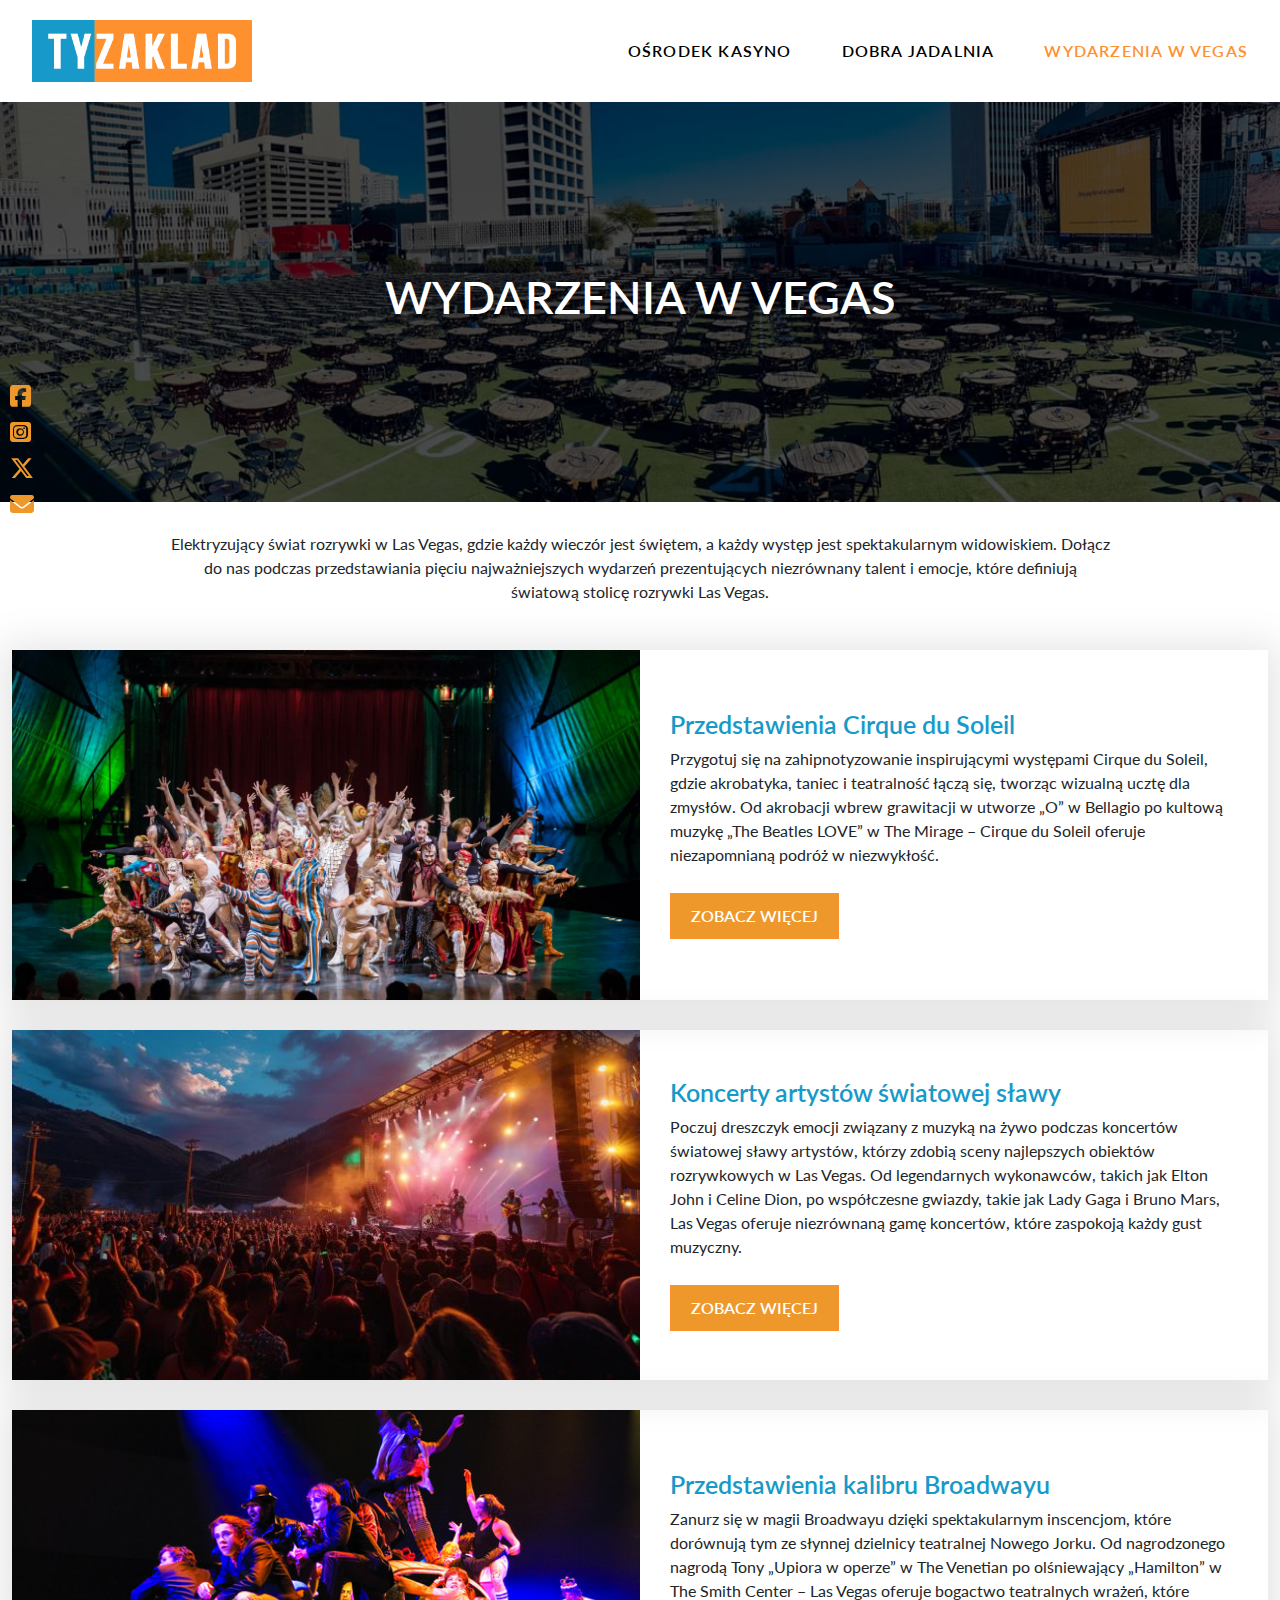
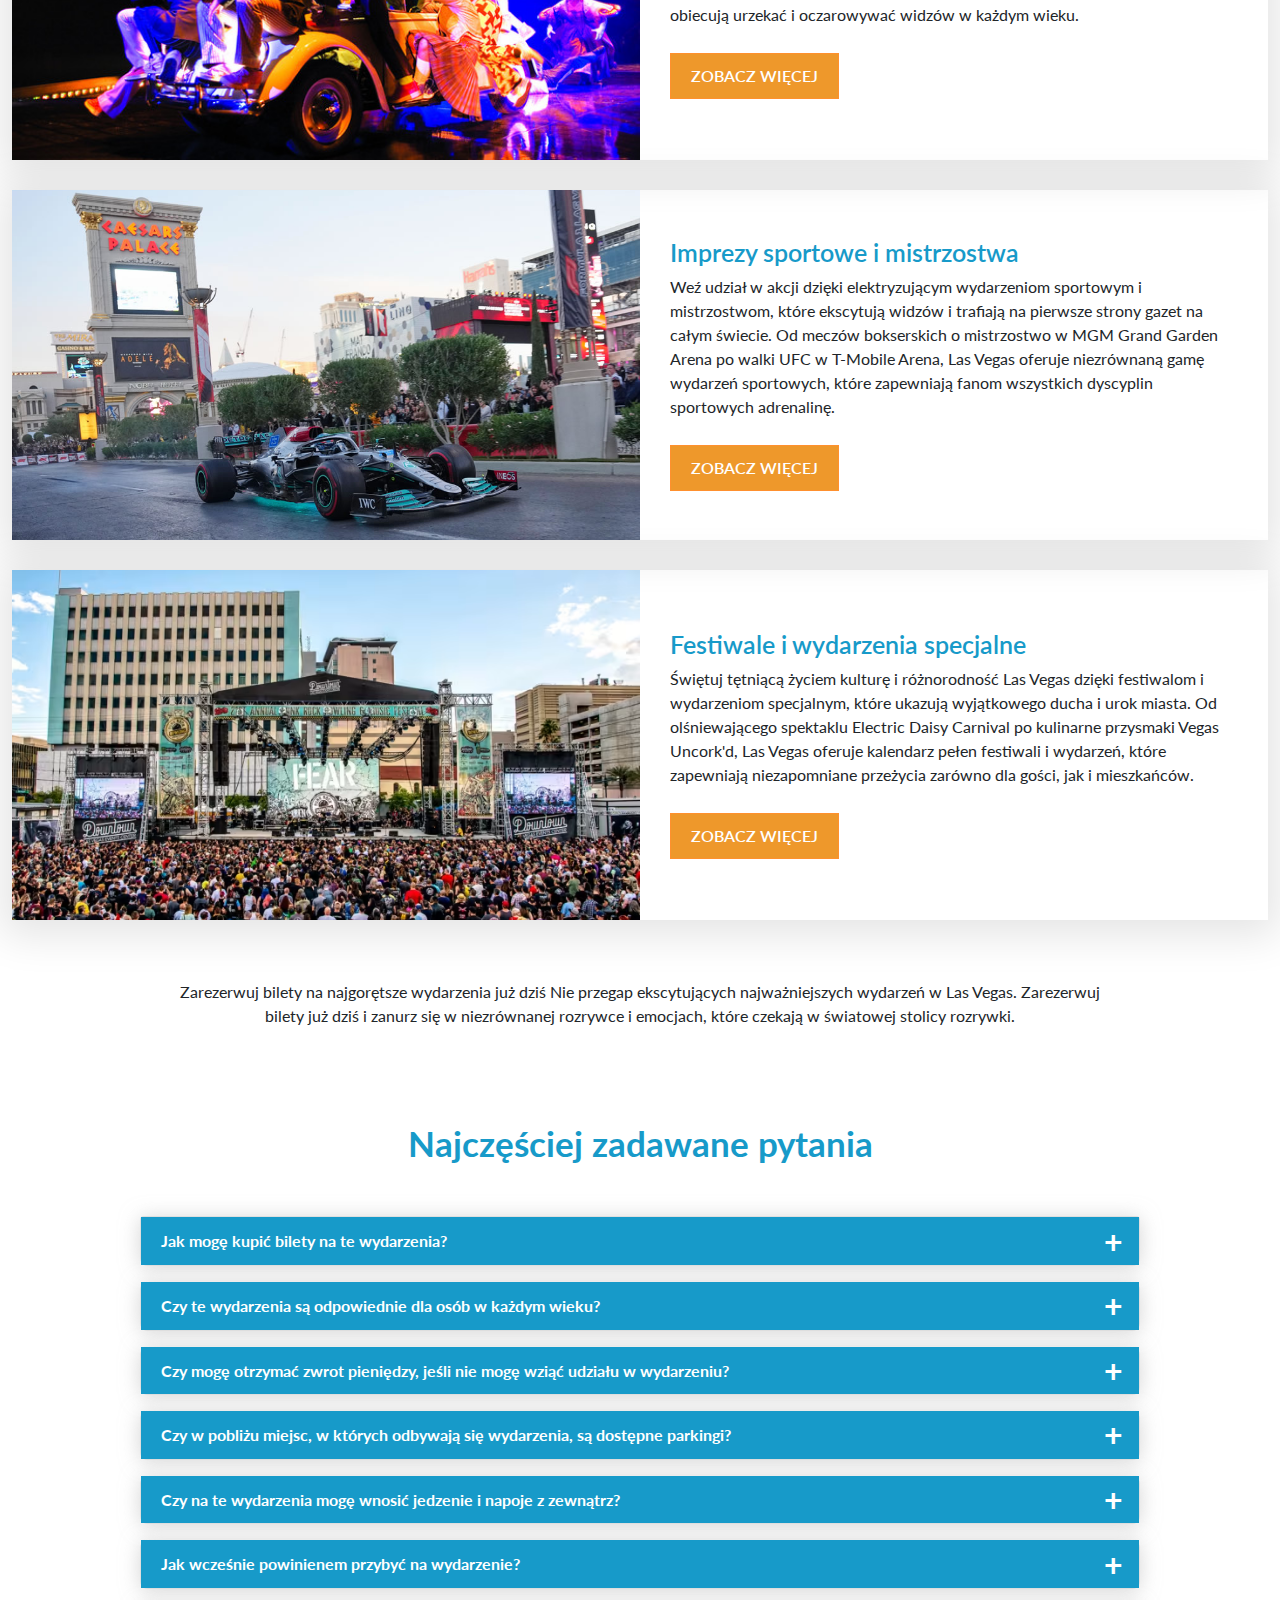
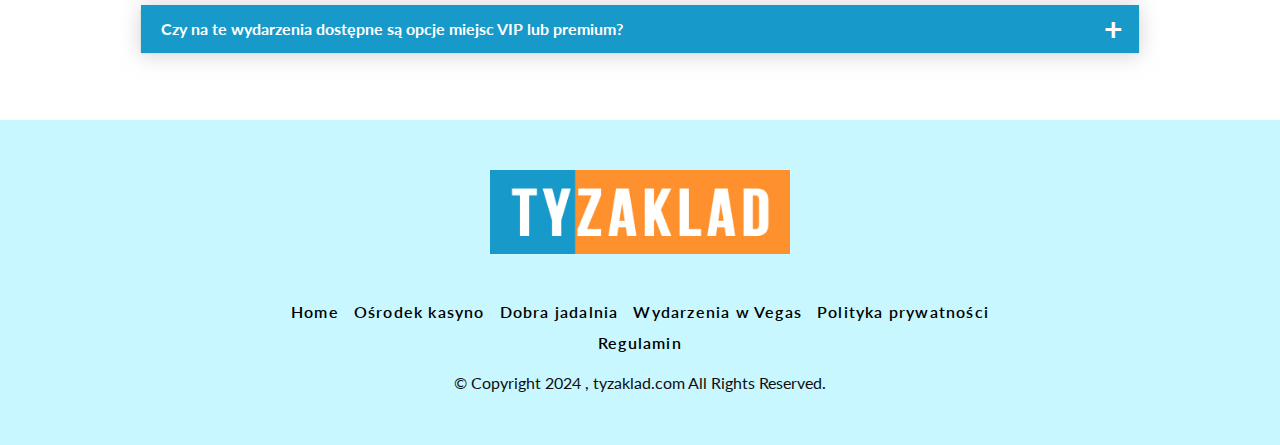
<file: events.html>
<!DOCTYPE html>
<html lang="de">
<head>
    <meta charset="UTF-8">
    <meta name="viewport" content="width=device-width, initial-scale=1.0">
    <link rel="stylesheet" href="assets/css/bootstrap.min.css">
    <link rel="stylesheet" href="https://cdnjs.cloudflare.com/ajax/libs/font-awesome/6.5.2/css/all.min.css">
    <link href="assets/images/fav-icn.png" rel="icon">
    <link rel="stylesheet" href="assets/css/style.css">
    <link rel="stylesheet" href="assets/css/media.css">
    <title>Wydarzenia w Vegas</title>
</head>
<body>
    <div class="floating-links">
        <ul>
            <li>
                <a href="#">
                    <i class="fa-brands fa-square-facebook"></i>
                </a>
            </li>
            <li>
                <a href="#">
                    <i class="fa-brands fa-square-instagram"></i>
                </a>
            </li>
            <li>
                <a href="#">
                    <i class="fa-brands fa-x-twitter"></i>
                </a>
            </li>
            <li>
                <a href="mailto:info@tyzaklad.com">
                    <i class="fa-solid fa-envelope"></i>
                </a>
            </li>
        </ul>
    </div>
    <!-- header section start here -->
    <header class="site-header">
        <div class="container">
            <nav>
                <div class="site-logo">
                    <a href="index.html">
                    <img src="assets/images/tyzaklad-logo.png" alt="">
                </a>
                </div>
                <div class="nav-links">
                    <div class="close">
                        <i class="fa-solid fa-xmark"></i>
                    </div>
                    <ul>
                        <li>
                            <a href="casino.html" >Ośrodek kasyno</a>
                        </li>
                        <li>
                            <a href="dining-room.html" >Dobra jadalnia</a>
                        </li>
                        <li>
                            <a href="events.html" class="active">Wydarzenia w Vegas</a>
                        </li>
                       
                    </ul>
                </div>
                <div class="toggle">
                    <i class="fa-solid fa-bars"></i>
                </div>
            </nav>
        </div>
    </header>
    <!-- header section end here -->
    <!-- banner section start here -->
    <section class="sub-banner event-banner">
        <div class="container">
            <div class="sub-banner-txt">
                <h2>
                    Wydarzenia w Vegas
                </h2>
            </div>
        </div>
    </section>
    <!-- banner section end here -->
    <div class="bottom-txt ptb-30 ">
        <div class="container">
            <div class="site-heading">
                <p>
                    Elektryzujący świat rozrywki w Las Vegas, gdzie każdy wieczór jest świętem, a każdy występ
                    jest spektakularnym widowiskiem. Dołącz do nas podczas przedstawiania pięciu
                    najważniejszych wydarzeń prezentujących niezrównany talent i emocje, które definiują
                    światową stolicę rozrywki Las Vegas.
                </p>
            </div>
        </div>
    </div>
    

    <section class="dining-main">
        <div class="container">
            <div class="dining-wrap">
                <div class="dining-left">
                    <img src="assets/images/eCard1.jpeg" alt="">
                </div>
                <div class="dining-right">
                    <div class="dining-txt">
                        <h4>
                            Przedstawienia Cirque du Soleil
                        </h4>
                        <p>
                            Przygotuj się na zahipnotyzowanie inspirującymi występami Cirque du Soleil, gdzie
                            akrobatyka, taniec i teatralność łączą się, tworząc wizualną ucztę dla zmysłów. Od akrobacji
                            wbrew grawitacji w utworze „O” w Bellagio po kultową muzykę „The Beatles LOVE” w The
                            Mirage – Cirque du Soleil oferuje niezapomnianą podróż w niezwykłość.
                        </p>
                        <a href="https://www.cirquedusoleil.com/" target="_blank">Zobacz więcej</a>
                    </div>
                </div>
            </div>
            <div class="dining-wrap">
                <div class="dining-left">
                    <img src="assets/images/eCard2.jpeg" alt="">
                </div>
                <div class="dining-right">
                    <div class="dining-txt">
                        <h4>
                            Koncerty artystów światowej sławy
                        </h4>
                        <p>
                            Poczuj dreszczyk emocji związany z muzyką na żywo podczas koncertów światowej sławy
                            artystów, którzy zdobią sceny najlepszych obiektów rozrywkowych w Las Vegas. Od
                            legendarnych wykonawców, takich jak Elton John i Celine Dion, po współczesne gwiazdy,
                            takie jak Lady Gaga i Bruno Mars, Las Vegas oferuje niezrównaną gamę koncertów, które
                            zaspokoją każdy gust muzyczny.
                        </p>
                        <a href="https://www.vividseats.com/region/usa/nv/las-vegas-tickets/33/concerts?_&utm_source=google&utm_medium=cpc&utm_campaign=19478042069&utm_term=concerts%20near%20las%20vegas&adgroup=140166336930&target=kwd-365603487354&loc_i=1022639&loc_p=1007846&gad_source=1&gclid=CjwKCAjwuJ2xBhA3EiwAMVjkVAb50Nb_k5CsaOWhvB-Tq1PfuUeEGQLGUnUH2k6vuMR9xY7AT3Ug7hoCXrkQAvD_BwE" target="_blank">Zobacz więcej</a>
                    </div>
                </div>
            </div>
            <div class="dining-wrap">
                <div class="dining-left">
                    <img src="assets/images/eCard3.jpg" alt="">
                </div>
                <div class="dining-right">
                    <div class="dining-txt">
                        <h4>
                            Przedstawienia kalibru Broadwayu
                        </h4>
                        <p>
                            Zanurz się w magii Broadwayu dzięki spektakularnym inscencjom, które dorównują tym ze
                            słynnej dzielnicy teatralnej Nowego Jorku. Od nagrodzonego nagrodą Tony „Upiora w
                            operze” w The Venetian po olśniewający „Hamilton” w The Smith Center – Las Vegas oferuje
                            bogactwo teatralnych wrażeń, które obiecują urzekać i oczarowywać widzów w każdym
                            wieku.
                        </p>
                        <a href="https://www.las-vegas-theater.com/" target="_blank">Zobacz więcej</a>
                    </div>
                </div>
            </div>
            <div class="dining-wrap">
                <div class="dining-left">
                    <img src="assets/images/eCard4.jpg" alt="">
                </div>
                <div class="dining-right">
                    <div class="dining-txt">
                        <h4>
                            Imprezy sportowe i mistrzostwa
                        </h4>
                        <p>
                            Weź udział w akcji dzięki elektryzującym wydarzeniom sportowym i mistrzostwom, które
                            ekscytują widzów i trafiają na pierwsze strony gazet na całym świecie. Od meczów
                            bokserskich o mistrzostwo w MGM Grand Garden Arena po walki UFC w T-Mobile Arena,
                            Las Vegas oferuje niezrównaną gamę wydarzeń sportowych, które zapewniają fanom
                            wszystkich dyscyplin sportowych adrenalinę.
                        </p>
                        <a href="https://www.lasvegasevents.vegas/las-vegas-sporting-events/" target="_blank">Zobacz więcej</a>
                    </div>
                </div>
            </div>
            <div class="dining-wrap">
                <div class="dining-left">
                    <img src="assets/images/eCard5.avif" alt="">
                </div>
                <div class="dining-right">
                    <div class="dining-txt">
                        <h4>
                            Festiwale i wydarzenia specjalne
                        </h4>
                        <p>
                            Świętuj tętniącą życiem kulturę i różnorodność Las Vegas dzięki festiwalom i wydarzeniom
                            specjalnym, które ukazują wyjątkowego ducha i urok miasta. Od olśniewającego spektaklu
                            Electric Daisy Carnival po kulinarne przysmaki Vegas Uncork'd, Las Vegas oferuje kalendarz
                            pełen festiwali i wydarzeń, które zapewniają niezapomniane przeżycia zarówno dla gości,
                            jak i mieszkańców.
                        </p>
                        <a href="https://www.visitlasvegas.com/shows-events/special-events-and-festivals/" target="_blank">Zobacz więcej</a>
                    </div>
                </div>
            </div>

        </div>
    </section>





    <div class="bottom-txt ptb-30 ">
        <div class="container">
            <div class="site-heading">
                <p>
                    Zarezerwuj bilety na najgorętsze wydarzenia już dziś
                    Nie przegap ekscytujących najważniejszych wydarzeń w Las Vegas. Zarezerwuj bilety już
                    dziś i zanurz się w niezrównanej rozrywce i emocjach, które czekają w światowej stolicy
                    rozrywki.
                </p>
            
                
            </div>
        </div>
    </div>
  
    <section class="faq-sec ptb-50">
        <div class="container">

            <div class="site-heading">
                <h3>
                    Najczęściej zadawane pytania
                </h3>
            </div>

            <div class="accordion pt-30">
              <div class="accordion-item">
                <div class="accordion-item-header">
                    Jak mogę kupić bilety na te wydarzenia?
                </div><!-- /.accordion-item-header -->
                <div class="accordion-item-body">
                  <div class="accordion-item-body-content">
                    Bilety na te wydarzenia można kupić online za pośrednictwem oficjalnych stron sprzedaży
                    biletów, w kasie obiektu lub u autoryzowanych sprzedawców biletów.
                  </div>
                </div><!-- /.accordion-item-body -->
              </div>

              <div class="accordion-item">
                <div class="accordion-item-header">
                    Czy te wydarzenia są odpowiednie dla osób w każdym wieku?
                </div>
                <div class="accordion-item-body">
                  <div class="accordion-item-body-content">
                    Przydatność tych wydarzeń jest różna. Niektóre z nich mogą być przyjazne dla rodzin, inne
                    mogą mieć ograniczenia wiekowe lub tematykę dla dorosłych. Przed wzięciem udziału w
                    wydarzeniu warto sprawdzić szczegóły wydarzenia.
                  </div>
                </div>
              </div>

              <div class="accordion-item">
                <div class="accordion-item-header">
                    Czy mogę otrzymać zwrot pieniędzy, jeśli nie mogę wziąć udziału w wydarzeniu?
                </div>
                <div class="accordion-item-body">
                  <div class="accordion-item-body-content">
                    Zasady zwrotów różnią się w zależności od wydarzenia i sprzedawcy biletów. Zaleca się
                    zapoznanie z polityką zwrotów w momencie zakupu biletu.
                  </div>
                </div>
              </div>



              <div class="accordion-item">
                <div class="accordion-item-header">
                    Czy w pobliżu miejsc, w których odbywają się wydarzenia, są dostępne parkingi?
                </div>
                <div class="accordion-item-body">
                  <div class="accordion-item-body-content">
                    Tak, większość obiektów eventowych w Las Vegas oferuje miejsca parkingowe dla
                    uczestników. Dostępność miejsc parkingowych i opłaty mogą się jednak różnić, dlatego
                    zaleca się planowanie z wyprzedzeniem.
                  </div>
                </div>
              </div>






              <div class="accordion-item">
                <div class="accordion-item-header">
                    Czy na te wydarzenia mogę wnosić jedzenie i napoje z zewnątrz?
                </div>
                <div class="accordion-item-body">
                  <div class="accordion-item-body-content">
                    W przypadku niektórych wydarzeń spożywanie posiłków i napojów na zewnątrz może być
                    niedozwolone ze względu na zasady obowiązujące w obiekcie. Przed uczestnictwem w
                    wydarzeniu zalecamy zapoznanie się z wytycznymi dotyczącymi wydarzenia.
                  </div>
                </div>
              </div>




              <div class="accordion-item">
                <div class="accordion-item-header">
                    Jak wcześnie powinienem przybyć na wydarzenie?
                </div>
                <div class="accordion-item-body">
                  <div class="accordion-item-body-content">
                    Godziny przybycia różnią się w zależności od wydarzenia i miejsca. Zaleca się przybycie
                    wcześniej, aby mieć czas na zaparkowanie, kontrolę bezpieczeństwa i znalezienie wolnego
                    miejsca.
                  </div>
                </div>
              </div>

              <div class="accordion-item">
                <div class="accordion-item-header">
                    Czy na te wydarzenia dostępne są opcje miejsc VIP lub premium?
                </div>
                <div class="accordion-item-body">
                  <div class="accordion-item-body-content">
                    Tak, wiele wydarzeń oferuje miejsca siedzące VIP lub premium z dodatkowymi
                    udogodnieniami, takimi jak pierwszeństwo wejścia, ekskluzywne salony i bezpłatne
                    przekąski. Sprawdź szczegóły wydarzenia, aby uzyskać więcej informacji.
                  </div>
                </div>
              </div>








            </div>
    
        </div>
    </section>



    <!-- footer section start here -->
    <div class="site-footer bg ptb-50"> 
        <div class="container">
            <div class="footer-info">
                <div class="footer-logo">
                    <a href="index.html">
                    <img src="assets/images/tyzaklad-logo.png" alt="">
                </a>
                </div>
                <ul>
                    <li>
                        <a href="index.html">Home</a>
                    </li>
                    <li>
                        <a href="casino.html">Ośrodek kasyno</a>
                    </li>
                    <li>
                        <a href="dining-room.html">Dobra jadalnia</a>
                    </li>
                    <li>
                        <a href="events.html">Wydarzenia w Vegas</a>
                    </li>
                    <li>
                        <a href="privacy-policy.html">Polityka prywatności</a>
                    </li>
                    <li>
                        <a href="term-&-condition.html">Regulamin</a>
                    </li>
                   
                    
                </ul>
                
            </div>
            <div class="copy-right">
                <p>
                    © Copyright 2024 , tyzaklad.com All Rights Reserved.
                </p>
            </div>
        </div>
    </div>

    <!-- footer section end here -->






<script src="assets/js/jquery-3.7.1.min.js"></script>
<script src="assets/js/bootstrap.bundle.min.js"></script>  
<script src="assets/js/custom.js"></script>
</body>
</html>
</file>
<file: assets/css/style.css>
@import url('https://fonts.googleapis.com/css2?family=Lato:ital,wght@0,100;0,300;0,400;0,700;0,900;1,100;1,300;1,400;1,700;1,900&display=swap');
:root{
    --primary:#179AC9;
    --Secondary :#EE982B;
    --white:#fff;
    --black:#000;
    --bg:#C9F7FF;
}

*{
    margin: 0;
    padding: 0;
    box-sizing: border-box;
}
body{
    margin: 0;
    padding: 0;
    font-family: "Lato", sans-serif !important;
}
ul{
    list-style: none;
    padding-left: 0;
    margin-bottom: 0;
}
a{
    text-decoration: none;
}
img{
    width: 100%;
}
.container{
    max-width: 1300px;
}
.ptb-70{
    padding: 70px 0;
}
.ptb-50{
    padding: 50px 0;
}
.ptb-30{
    padding: 30px 0;
}
.pt-50{
    padding-top:50px;
}
.pt-30{
    padding-top: 30px;
}
h2{
    font-size: 45px;
    line-height: 1.1;
    color: var(--white);
    font-weight: 600;
    text-transform: uppercase;
}
h3 {
    font-size: 35px;
    color: var(--primary);
    line-height: 1.1;
    font-weight: 700;
}
h4 {
    font-size: 25px;
    line-height: 1.1;
    font-weight: 600;
    color: var(--primary);

}
p{
    font-size: 16px;
}
.bg{
    background-color: var(--bg);
}
/* global css end here */
/* header css start here */
.site-header {
    padding: 20px 20px;
    width: 100%;
    z-index: 99;
    background:var(--white);
}
.site-logo img {
    max-width: 220px;
}
.toggle, .close {
    display: none;
}
.nav-links ul {
    display: flex;
    gap: 50px;
    align-items: center;
}
.site-header nav {
    display: flex;
    justify-content: space-between;
    align-items: center;
}
.nav-links ul li a{
   
    color: #000;
    text-transform: uppercase;
    font-weight: 600;
    letter-spacing: .075em;
    transition: all 0.3s linear;

}
.nav-links ul li a:hover, .nav-links ul li a.active {
    color: #ff902e;
}

.site-header.fixed-header {
    position: fixed;

    background-color: #fff;
    box-shadow: rgb(189 189 189 / 35%) 0px 5px 15px;
}
.floating-links ul li a {
    font-size: 1.5rem;
    color: var(--Secondary);

}
.floating-links ul li a:hover{
    color: var(--primary);

}
.floating-links {
    position: fixed;
    top: 50%;
    left: 10px;
    z-index: 9;
    transform: translateY(-50%);
}
/* header css end here */
 /* banner css start here */
.site-banner{
    background-image: url(../images/hero-banner.jpg);
    background-position: center;
    background-repeat: no-repeat;
    background-size: cover;
    height: 70vh;
    position: relative;
}
.overlay{
    position: absolute;
    top: 0;
    left: 0;
    width: 100%;
    height: 100%;
    background-color: #000;
    opacity: 0.1;
}
.banner-txt h2 {
    width: 80%;
}
.banner-abt{
    display: flex;
    justify-content: center;
    align-items: center;
    height: 100%;
    width: 100%;
}

 /* banner css end here */

 /* site body css start here */

 .site-heading {
    text-align: center;
    width: 75%;
    margin: 0 auto;
}
.adventure-wrap {
    margin-bottom: 20px;
}
.adventure-card {
    box-shadow: rgb(0 0 0 / 43%) 0px 5px 10px;
    padding: 10px;
    height: 400px;
    position: relative;
    overflow: hidden;
}
.adventure-card:hover .adventure-txt{
    height: 80%;
     visibility: visible;
}
.adventure-txt {
    position: absolute;
    top: 50%;
    left: 50%;
    transform: translate(-50%, -50%);
    width: 85%;
    height: 0%;
    visibility: hidden;
    background-color: #000000c2;
    padding: 25px;
    display: flex;
    flex-direction: column;
    justify-content: center;
    text-align: center;
    overflow: hidden;
    transition: all 0.3s linear ;

}
.adventure-txt h4{
    padding: 10px 0;
}
.adventure-txt p{
    color: #fff;
}
.adventure-img {
    height: 100%;
    overflow: hidden;
 
}
.adventure-card:hover img{
    transform: scale(1.5);
    transition: all 0.5s linear;
}
.adventure-img img{
    height: 100%;
    width: 100%;
    object-fit: cover;
}
.restro-box {
    height: 300px;
    box-shadow: rgba(0, 0, 0, 0.35) 0px 5px 15px;
    position: relative;
    overflow: hidden;
}
.restro-box::before, .restro-box::after{
content: '';
position: absolute;
top: 0;
bottom: 0;
left: 0;
height: 100%;
width: 100%;
background-color: #000;
opacity: 0.4;
}
.restro-box::after{
    height: 0;
}
.restro-box:hover::after{
    opacity: 0.5;
    transition: all 0.5s linear;
height: 100%;
}
.restro-box img {
    height: 100%;
    object-fit: cover;
}
.restro-txt {
    position: absolute;
    top: 0%;
    left: 0%;
    z-index: 9;
    height: 100%;
    width: 100%;
    display: flex;
    justify-content: center;
    align-items: center;
}
.restro-txt h5 {
    color: #fff;
    text-transform: uppercase;
    font-size: 22px;
    margin-bottom: 0;
    font-weight: 600;
    text-align: center;
}
/* faq css start here */









.accordion {
  width: 90%;
  max-width: 1000px;
  margin: 0 auto;
}

.accordion-item {
  background-color: #fff;
  color: #111;
  margin: 1rem 0;
  border-radius: 0.5rem;
  box-shadow: 0 2px 20px 0 rgb(189 189 189 / 62%);
}

.accordion-item-header {
  padding: 15px 20px;
  line-height: 1.1;
  font-weight: bold;
  display: flex;
  align-items: center;
  position: relative;
  cursor: pointer;
  background-color: var(--primary);
  color: #fff;
}

.accordion-item-header::after {
  content: "\002B";
  font-size: 2rem;
  position: absolute;
  right: 1rem;
}

.accordion-item-header.active::after {
  content: "\2212";
}

.accordion-item-body {
  max-height: 0;
  overflow: hidden;
  transition: max-height 0.2s ease-out;
}

.accordion-item-body-content {
  padding: 1rem;
  line-height: 1.5rem;
  /* border-top: 1px solid; */
  /* border-image: linear-gradient(to right, transparent, #34495e, transparent) 1; */
}
.accordion-item-header.active{
    background-color: var(--Secondary);
}





 /* site body css end here */
.sub-banner{
    background-image: url(../images/sub-banner.jpg);
    background-position: center;
    background-repeat: no-repeat;
    background-size: cover;
    background-repeat: no-repeat;
    height: 400px;
    position: relative;
}
.event-banner{
    background-image: url(../images/event-banner.jpg);
}
.dining-banner{
    background-image: url(../images/dining-banner.jpg);
}
.sub-banner::before{
    content: '';
    position: absolute;
    top: 0;
    left: 0;
    width: 100%;
    height: 100%;
    background-color: #000;
    opacity: 0.7;
}
.sub-banner .container{
    height: 100%;
}
.sub-banner-txt{
    position: relative;
    display: flex;
    justify-content: center;
    align-items: center;
    height: 100%;
    width: 100%;
}
.casino-cards {
    box-shadow: rgba(0, 0, 0, 0.35) 0px 5px 15px;
    border-radius: 10px;
    overflow: hidden;
    margin-bottom: 25px;
}
.casino-img {
    height: 300px;
}
.casino-img img{
    height: 100%;
    width: 100%;
    object-fit: cover;
}
.casino-txt {
    padding: 15px;
    /* background-color: var(--white); */
}
.casino-txt a, .dining-txt a{
    padding: 10px 20px;
    font-weight: 600;
    text-transform: uppercase;
    background-color: var(--Secondary);
    color: var(--white);
    border: 1px solid #ff902e;
    display: inline-block;
    width: fit-content;
    margin-top: 10px;
    transition: all 0.3s linear;

}
.casino-txt a:hover, .dining-txt a:hover{
    background-color: var(--primary);
    border-color: #179AC9;
}
.casino-txt p {
    min-height: 230px;
}
.disclaimber-txt h5 {
    font-size: 22px;
    color: var(--primary);
    font-weight: 600;
}
.disclaimber-txt p{
    font-size: 14px;
}
/* sub pages css start here */
/* dining page css start here */
.dining-wrap{
    display: flex;
    align-items: center;
    box-shadow: rgb(0 0 0 / 11%) 0px 5px 40px 10px;
    height: 350px;
    overflow: hidden;
    margin-bottom: 30px;
}
.dining-left, .dining-right{
width: 50%;
}
.dining-left{
    height: 100%;
    overflow: hidden;
    position: relative;
}
.dining-left::before{
    content: '';
    position: absolute;
    top: 0;
    left: 0;
    height: 0%;
    width: 100%;
    background-color: #000;
    opacity: 0.5;
    z-index: 9;
    transition: all 0.5s linear;
}
.dining-left:hover::before{
    height: 100%;
}
.dining-left:hover img{
    transform: scale(1.3);

}
.dining-left img{
    transition: all 0.5s linear;

    height: 100%;
    width: 100%;
    object-fit: cover;
}
.dining-right{
    padding: 30px;
}

/* dining page css end here */



/* sub pages css end here */




 /* footer section css start here */
footer{
    background-color: #dfdfdf;
    box-shadow: rgb(0 0 0 / 11%) 0px 5px 40px 10px;
}
.footer-logo img {
    width: 300px;
}
.footer-logo {
    display: flex;
    justify-content: center;
    align-items: center;
    margin-bottom: 30px;
}
.footer-info ul {
    display: flex;
    gap: 15px;
    padding: 20px 0;
    align-items: center;
    justify-content: center;
    flex-wrap: wrap;
}
.footer-info {
    width: 60%;
    margin: 0 auto;
}
.footer-info ul li {
    line-height: 1;
}
.footer-info ul li a{
  
    color: #000;
    font-weight: 600;
    letter-spacing: .075em;
}


.footer-info ul li a:hover{
    color: var(--Secondary);
    transition: all 0.3s linear;
  
}
 /* footer section css end here */

 
.copy-right p{
  
    color: #0f0f0f;
    text-align: center;
    margin-bottom: 0;
}
.privacy-wrap {
    margin-bottom: 25px;
}
</file>
<file: assets/css/media.css>
@media(max-width:1200px){
    .site-logo img {
        max-width: 200px;
   }
    .nav-links ul {
        gap: 40px;
   }
    .nav-links ul li a {
        font-size: 13px;
   }
    .container {
        padding: 0 20px;
   }
   h2 {
    font-size: 40px;
}
h3 {
    font-size: 30px;
}
h4 {
    font-size: 22px;
}

.restro-txt h5 {
    font-size: 20px;
}
.adventure-card {
    height: 350px;
}
.restro-box {
    height: 250px;
}
.footer-logo img {
    width: 250px;
}
html, p{
    font-size: 15px;
}
.casino-img {
    height: 250px;
}
.casino-txt p {
    min-height: 250px;
}
   
}
@media(max-width:992px){
    .nav-links ul li a {
        color: #fff;
    }
    .toggle{
        display: block;
   }
    .toggle i {
        color: #000;
        font-size: 25px;
   }
    .nav-links ul {
        gap: 20px;
        flex-direction: column;
        align-items: self-start;
        padding: 50px 30px;
   }
    .nav-links {
        position: absolute;
        top: 0;
        left: 0;
        width: 300px;
        background-color: #000;
        height: 100vh;
        transform: translateX(-100%);
        transition: all 0.3s linear;
        z-index: 999;
   }
    .close{
        display: block;
        position: absolute;
        right: 15px;
        top: 15px;
   }
    .close i {
        color: #fff;
        font-size: 25px;
   }
    .menuToggle .nav-links {
        transform: translateX(0%);
   }
    .site-banner {
        height: 75vh;
   }
  
  
    .footer-logo {
        margin-bottom: 20px;
   }
   
  
   
   .footer-info {
    width: 90%;
}
#cookies-popup p, #cookies-popup button {
    font-size: 14px;
}
.site-header {
    padding: 15px 0;
}
.casino-txt p {
    min-height: 230px;
}
.disclaimber-txt h5 {
    font-size: 20px;
    color: var(--primary);
    font-weight: 600;
}
.disclaimber-txt p {
    font-size: 13px;
}
}
@media(max-width:767px){
    .dining-wrap {
        height: auto;
        flex-wrap: wrap;
    }
    .dining-left, .dining-right {
        width: 100%;
    }
    .dining-right {
        padding: 10px;
    }
    .sub-banner {
        height: 300px;
    }
    .casino-img {
        height: 220px;
    }
    .disclaimber-txt h5 {
        font-size: 18px;
        color: var(--primary);
        font-weight: 600;
    }
    .casino-txt p {
        min-height: auto;
    }
    .casino-txt a {
        padding: 8px 15px;
    }
    .site-logo img {
        max-width: 170px;
   }
    .toggle i, .close i {
        font-size: 22px;
   }
  
    
    .ptb-50 {
        padding: 30px 0;
   }
   
   .footer-info {
    width: 100%;
}
h2 {
    font-size: 35px;
}
.site-banner {
    height: 60vh;
}
h3 {
    font-size: 25px;
}
.site-heading {
    width: 95%;
}
html, p {
    font-size: 14px;
}
.ptb-70 {
    padding: 50px 0;
}
.pt-50 {
    padding-top: 30px;
}
h4 {
    font-size: 20px;
}
.adventure-txt {
    padding: 20px;
}
.adventure-card {
    height: 300px;
}
.restro-txt h5 {
    font-size: 18px;
}
.restro-box {
    height: 200px;
    margin-bottom: 15px;
}
.accordion {
    width: 95%;
    max-width: 100%;
}
.pt-30 {
    padding-top: 10px;
}
.accordion-item {
    margin: 8px 0;
}
.footer-logo img {
    width: 200px;
}
.footer-logo {
    margin-bottom: 10px;
}
.casino-txt a {
    font-weight: 400;
}
}
@media(max-width:575px){
    .sub-banner-txt h2 {
        font-size: 22px;
    }
    .nav-links {
        width: 100%;
    }
    .container {
        padding: 0 10px;
   }
  
    .site-banner {
        height: 50vh;
   }
    .footer-info ul {
        gap: 10px;
   }
 
    .footer-logo img {
        width: 190px;
   }
    .footer-info ul li a, .banner-txt p,  .copy-right p,  .confidentiality p, .confidentiality ul li {
        font-size: 12px;
   }
    .footer-logo {
        margin-bottom: 10px;
   }
    .ptb-70 {
        padding: 50px 0;
   }
    
   .site-logo img {
    max-width: 150px;
}
h2 {
    font-size: 30px;
}
h3 {
    font-size: 22px;
}
.pt-50 {
    padding-top: 20px;
}
.adventure-txt h4 {
    padding: 0px 0;
}
h4 {
    font-size: 18px;
}
.adventure-txt p {
    margin-bottom: 0;
}
.accordion-item-header {
    padding: 10px 10px;
}
}
@media(max-width:375px){
    .footer-logo img {
        width: 170px;
    }
    .site-header {
        padding: 10px 0;
    }
    .adventure-txt {
        padding: 10px;
        width: 95%;
        height: 95%;
    }
    .adventure-card:hover .adventure-txt{
        height: 95%;
    }
    .ptb-50 {
        padding: 25px 0;
   }
    .ptb-70 {
        padding: 30px 0;
   }
}
</file>
